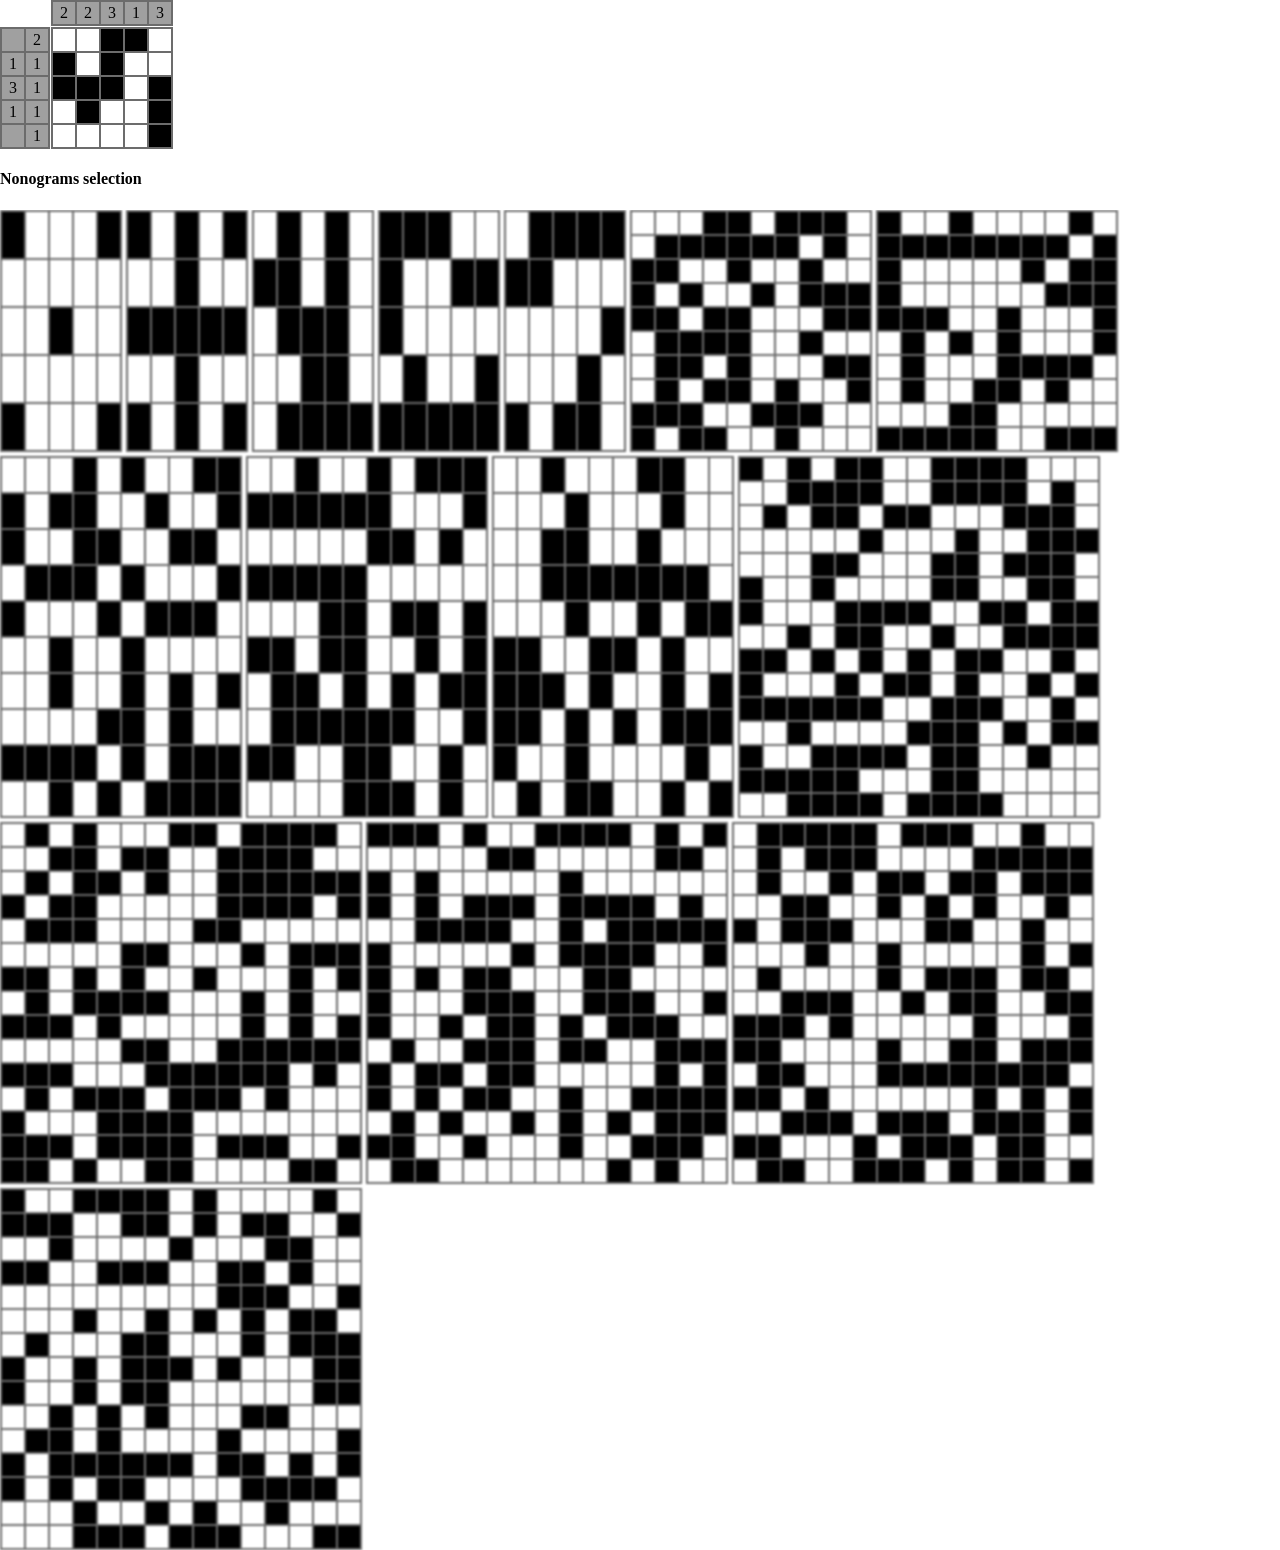
<file: nonograms/index.html>
<!DOCTYPE html>
<html lang="en">

<head>
  <meta charset="UTF-8">
  <meta name="viewport" content="width=device-width, initial-scale=1.0">
  <title>Nonograms</title>
  <link rel="stylesheet" href="styles.css">
  <script type="module" src="main.js"></script>
</head>

<body>
</body>

</html>
</file>
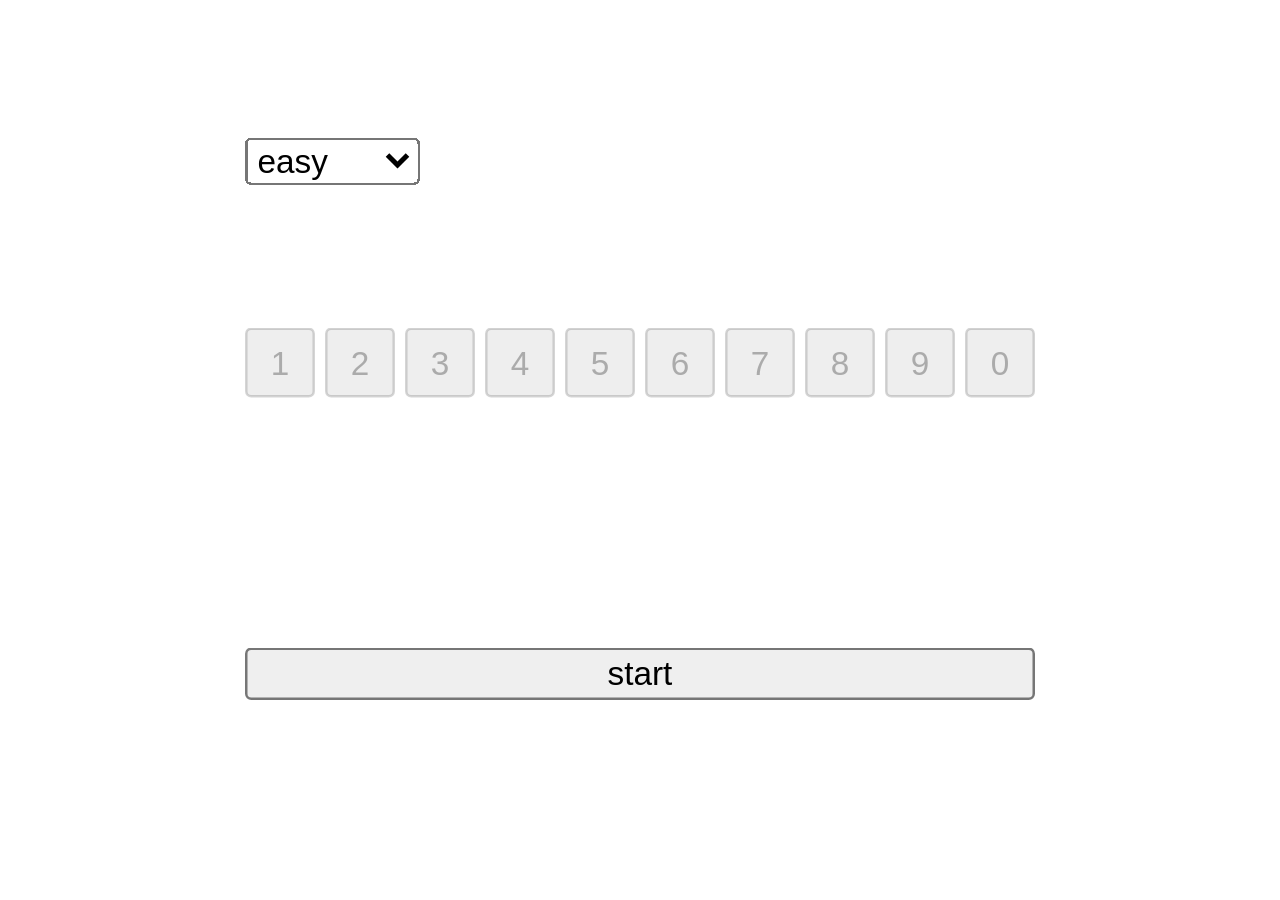
<file: simon-says/index.html>
<!DOCTYPE html>
<html lang="en">

<head>
  <meta charset="UTF-8">
  <meta name="viewport" content="width=device-width, initial-scale=1.0">
  <title>Simon Says</title>
  <link href="./styles.css" rel="stylesheet">
  <link rel="icon" type="image/x-icon" href="./favicon.png">

  <script src="./src/main.js" type="module"></script>
  <script nomodule>
    window.addEventListener('load', () => {
      const p = document.createElement('p')
      p.innerText = 'Module scripts are not allowed, please update your browser vesrion'
      document.body.appendChild(p)
    })
  </script>
</head>

<body>

</body>

</html>
</file>
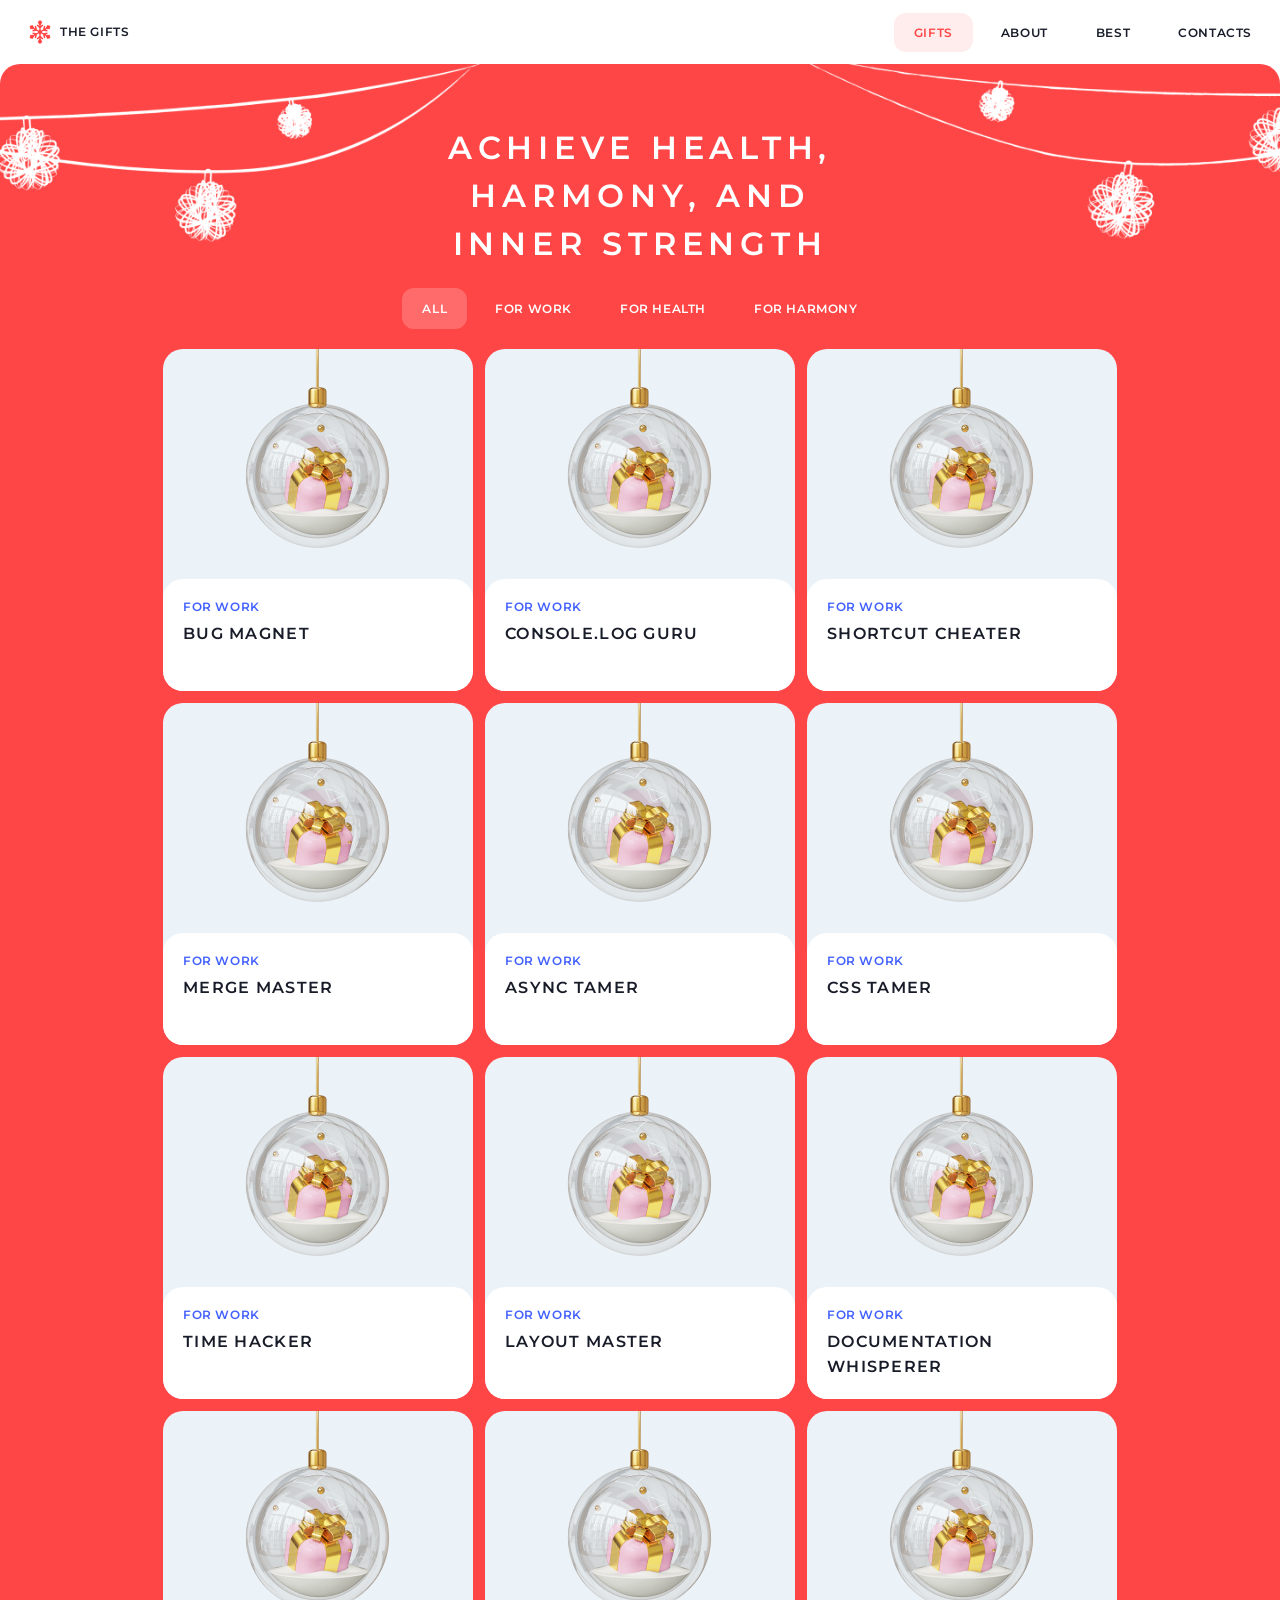
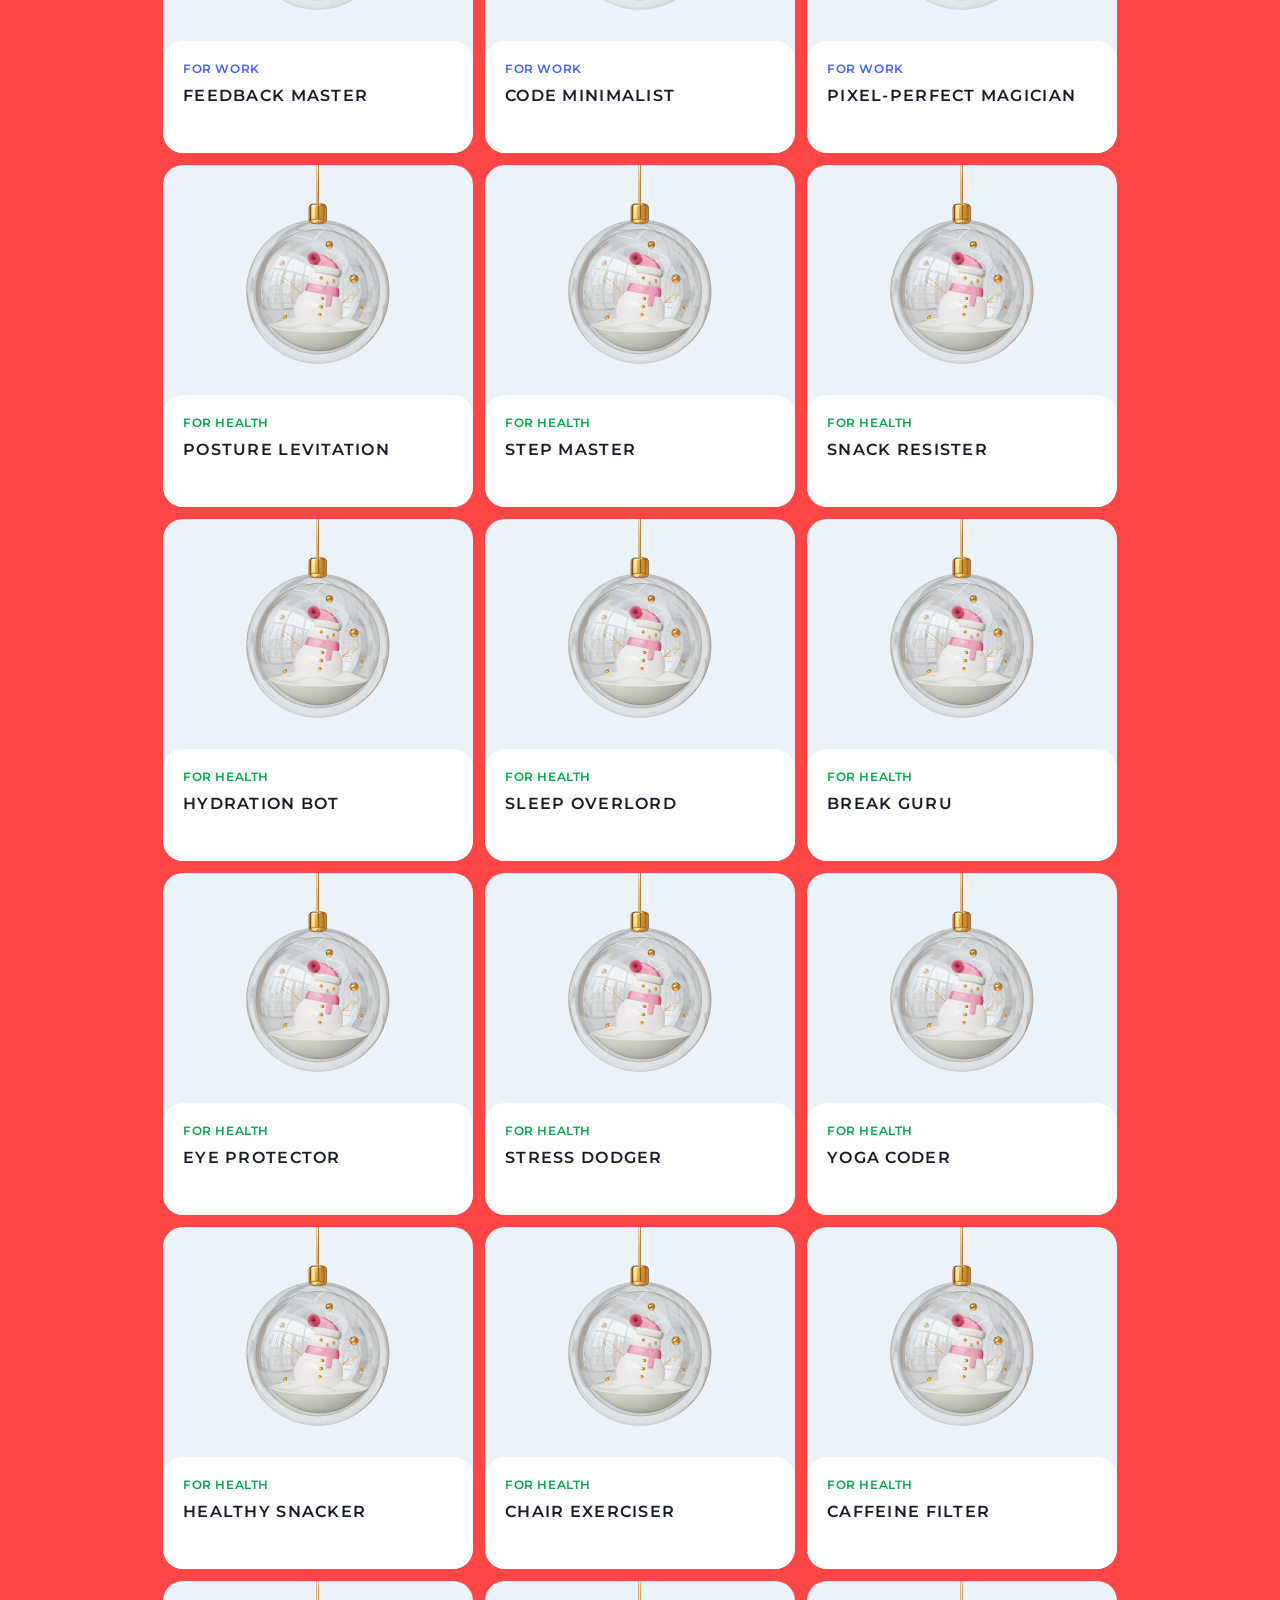
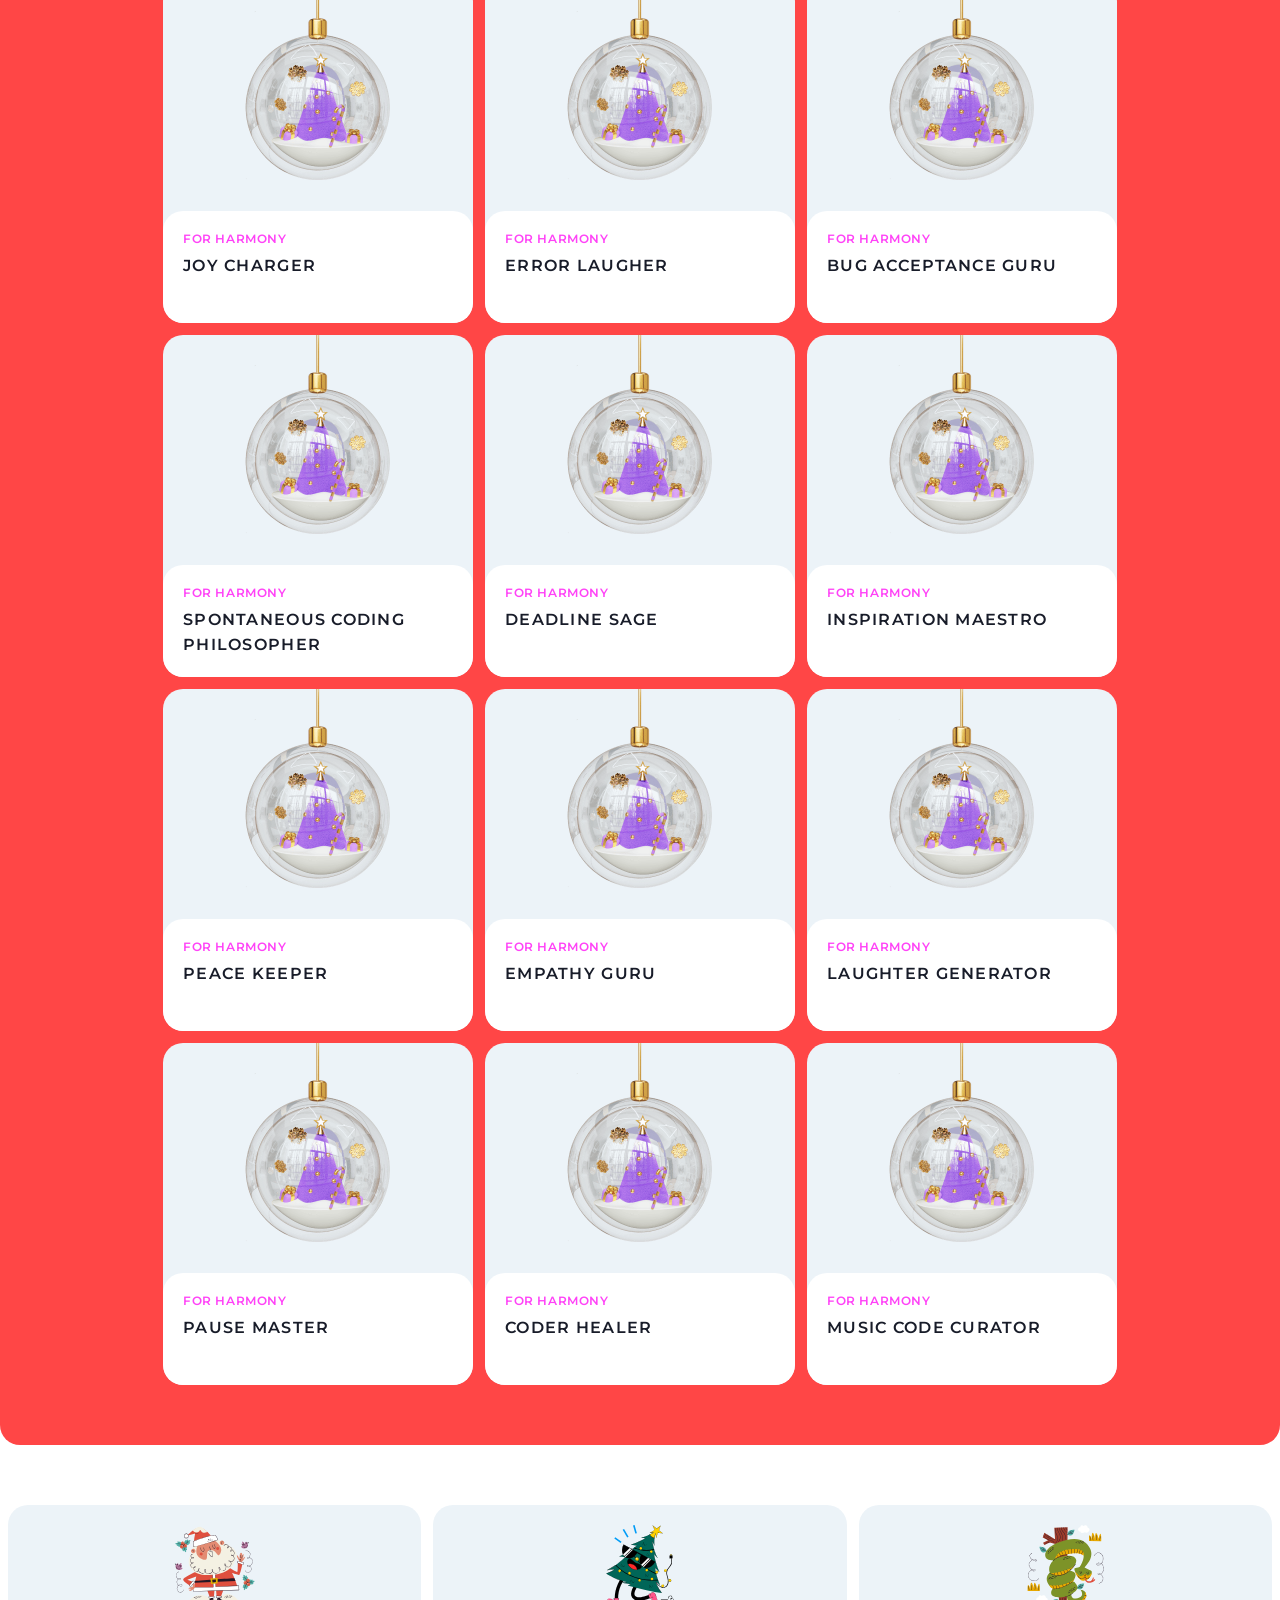
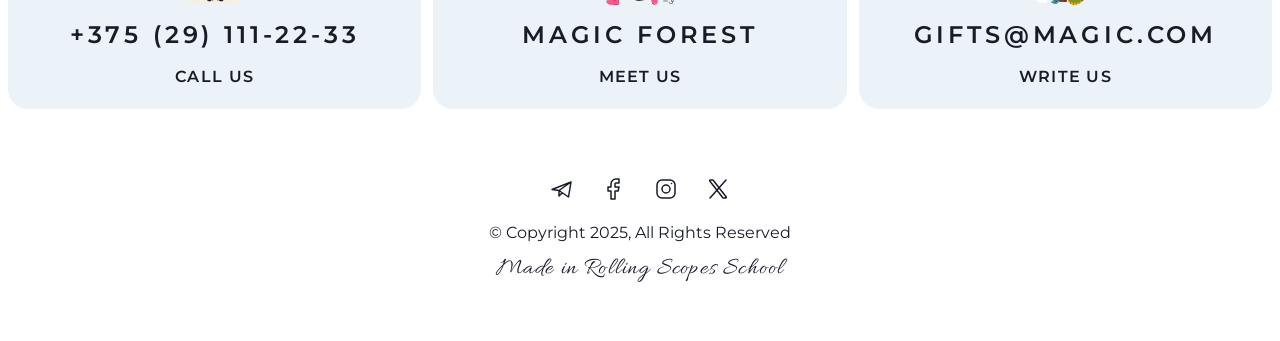
<file: christmas-shop/pages/gifts/index.html>
<!DOCTYPE html>
<html lang="en">

<head>
  <meta charset="UTF-8">
  <meta name="viewport" content="width=device-width, initial-scale=1.0">
  <title>Gifts</title>
  <link rel="icon" href="../../assets/icons/icon-snowflake-red.svg">
  <link rel="stylesheet" href="./styles.css">
</head>

<body>
  <!-- ? HEADER -->
  <header>
    <div class="header__container">
      <a href="../home/index.html" class="header__container__company">
        <img alt="snowflake" class="header__container__company__logo" src="./../../assets/icons/icon-snowflake-red.svg">
        <span class="typography--action-small">The Gifts</span>
      </a>


      <nav class="header__container__nav">
        <ul>
          <li>
            <a class="header__menu__button typography--action-small active">gifts</a>
          </li>
          <li>
            <a class="header__menu__button typography--action-small" href="../home/index.html#about">about</a>
          </li>
          <li>
            <a class="header__menu__button typography--action-small" href="../home/index.html#best">best</a>
          </li>
          <li>
            <a class="header__menu__button typography--action-small" href="#contacts">contacts</a>
          </li>
        </ul>
      </nav>

      <button class="header__container__burger_button" id="burger-button"></button>
    </div>
  </header>
  <nav class="block_burger_menu__nav" id="burger-menu">
    <ul>
      <li>
        <a class="block_burger_menu__button typography--action-large">gifts</a>
      </li>
      <li>
        <a class="block_burger_menu__button typography--action-large" href="../home/index.html#about">about</a>
      </li>
      <li>
        <a class="block_burger_menu__button typography--action-large" href="../home/index.html#best">best</a>
      </li>
      <li>
        <a class="block_burger_menu__button typography--action-large" href="#contacts">contacts</a>
      </li>
    </ul>
  </nav>

  <!-- ? SECTION -->

  <section class="section_gifts">
    <div class="section_gifts__container">
      <div class="section_gifts__container__title">
        <h1>Achieve health, harmony, and inner strength</h1>
      </div>

      <div class="section_gifts__container__tabs">
        <button class="section_gifts__container__tabs__item active" data-category="all">
          <span class="typography--action-small">all</span>
        </button>
        <button class="section_gifts__container__tabs__item" data-category="for work">
          <span class="typography--action-small">for work</span>
        </button>
        <button class="section_gifts__container__tabs__item" data-category="for health">
          <span class="typography--action-small">for health</span>
        </button>
        <button class="section_gifts__container__tabs__item" data-category="for harmony">
          <span class="typography--action-small">for harmony</span>
        </button>
      </div>

      <div id="replace-gifts"></div>
    </div>
  </section>

  <!-- ? FOOTER -->
  <footer id="contacts">
    <div class="footer__container">
      <div class="footer__container__contacts">
        <a class="footer__container__contacts__card" href="tel:+375(29)111-22-33">
          <img alt="santa claus" src="../../assets/icons/illustration-santa_claus-mixed.svg"
            class="footer__container__card__icon">
          <span class="typography--action-large">+375 (29) 111-22-33</span>
          <h3>Call Us</h3>
        </a>
        <a class="footer__container__contacts__card" href="http://maps.google.com/?q=Kazakhstan" target="_blank">
          <img alt="christmas tree" src="../../assets/icons/illustration-christmas_tree-mixed.svg"
            class="footer__container__card__icon">
          <span class="typography--action-large">Magic forest</span>
          <h3>meet us</h3>
        </a>
        <a class="footer__container__contacts__card" href="mailto:gifts@magic.com">
          <img alt="snake" src="../../assets/icons/illustration-snake-mixed.svg" class="footer__container__card__icon">
          <span class="typography--action-large">gifts@magic.com</span>
          <h3>write us</h3>
        </a>
      </div>

      <div class="footer__container__footer">
        <div class="footer__container__footer__social_links">
          <a href="https://t.me/diaskappassov" target="_blank" class="footer__container__footer__social_link">
            <svg width="24" height="24" viewBox="0 0 24 24" fill="none" xmlns="http://www.w3.org/2000/svg">
              <path d="M21 5L2 12.5L9 13.5M21 5L18.5 20L9 13.5M21 5L9 13.5M9 13.5V19L12.2488 15.7229"
                stroke="currentColor" stroke-width="1.5" stroke-linecap="round" stroke-linejoin="round" />
            </svg>
          </a>
          <a href="https://www.facebook.com/rsschoolEN" target="_blank" class="footer__container__footer__social_link">
            <svg width="24" height="24" viewBox="0 0 24 24" fill="none" xmlns="http://www.w3.org/2000/svg">
              <path
                d="M17 2H14C12.6739 2 11.4021 2.52678 10.4645 3.46447C9.52678 4.40215 9 5.67392 9 7V10H6V14H9V22H13V14H16L17 10H13V7C13 6.73478 13.1054 6.48043 13.2929 6.29289C13.4804 6.10536 13.7348 6 14 6H17V2Z"
                stroke="currentColor" stroke-width="1.5" stroke-linecap="round" stroke-linejoin="round" />
            </svg>
          </a>
          <a href="https://www.instagram.com/rsschool_news" target="_blank"
            class="footer__container__footer__social_link">
            <svg width="24" height="24" viewBox="0 0 24 24" fill="none" xmlns="http://www.w3.org/2000/svg">
              <path
                d="M12 16C14.2091 16 16 14.2091 16 12C16 9.79086 14.2091 8 12 8C9.79086 8 8 9.79086 8 12C8 14.2091 9.79086 16 12 16Z"
                stroke="currentColor" stroke-width="1.5" stroke-linecap="round" stroke-linejoin="round" />
              <path
                d="M3 16V8C3 5.23858 5.23858 3 8 3H16C18.7614 3 21 5.23858 21 8V16C21 18.7614 18.7614 21 16 21H8C5.23858 21 3 18.7614 3 16Z"
                stroke="currentColor" stroke-width="1.5" />
              <path d="M17.5 6.51L17.51 6.49889" stroke="currentColor" stroke-width="1.5" stroke-linecap="round"
                stroke-linejoin="round" />
            </svg>
          </a>
          <a href="https://x.com/rollingscopes" target="_blank" class="footer__container__footer__social_link">
            <svg width="24" height="24" viewBox="0 0 24 24" fill="none" xmlns="http://www.w3.org/2000/svg">
              <path
                d="M16.8198 20.7684L3.75317 3.96836C3.44664 3.57425 3.72749 3 4.22678 3H6.70655C6.8917 3 7.06649 3.08548 7.18016 3.23164L20.2468 20.0316C20.5534 20.4258 20.2725 21 19.7732 21H17.2935C17.1083 21 16.9335 20.9145 16.8198 20.7684Z"
                stroke="currentColor" stroke-width="1.5" />
              <path d="M20 3L4 21" stroke="currentColor" stroke-width="1.5" stroke-linecap="round" />
            </svg>
          </a>
        </div>
        <p>© Copyright 2025, All Rights Reserved</p>
        <a href="https://rs.school" target="_blank" class="footer__container__footer__made_by typography--caption">Made
          in Rolling
          Scopes School</a>
      </div>
    </div>
  </footer>

  <!-- ? SCRIPTS  -->
  <script src="./script.js" type="module"></script>
</body>

</html>
</file>
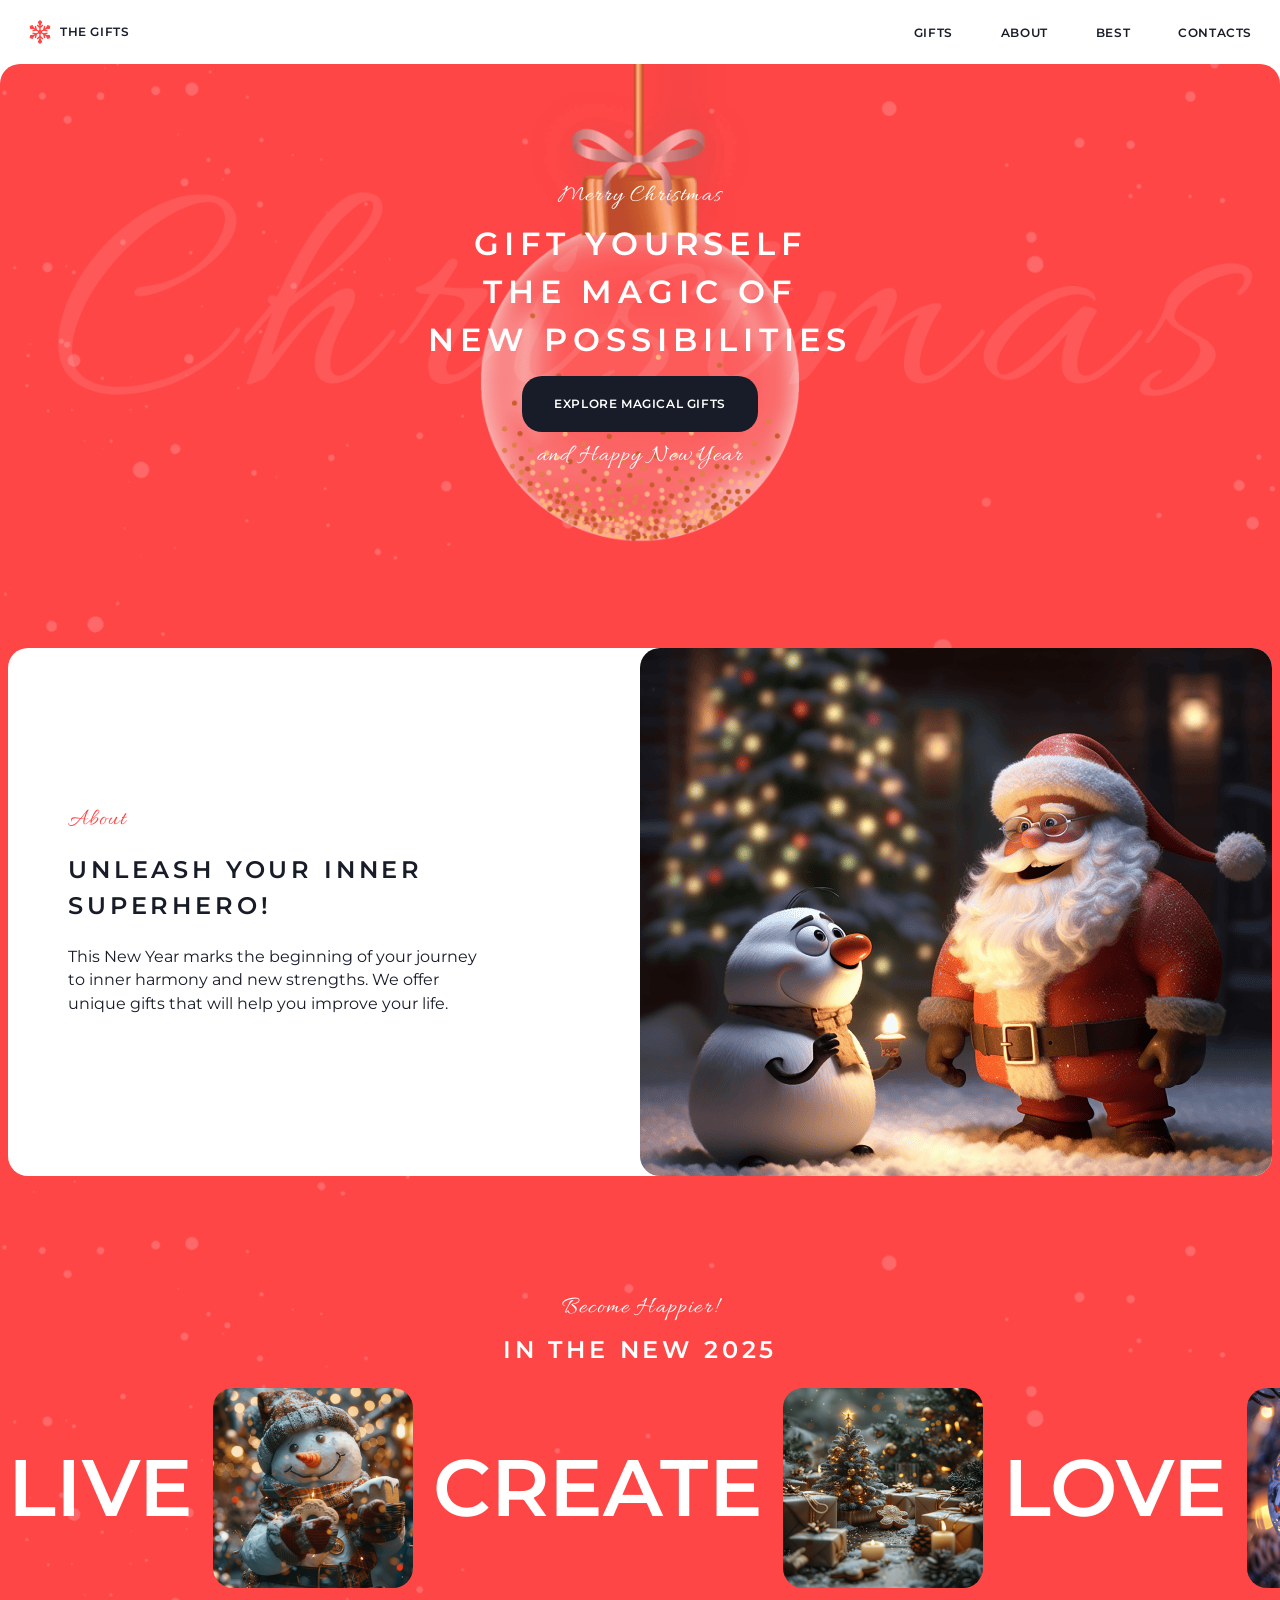
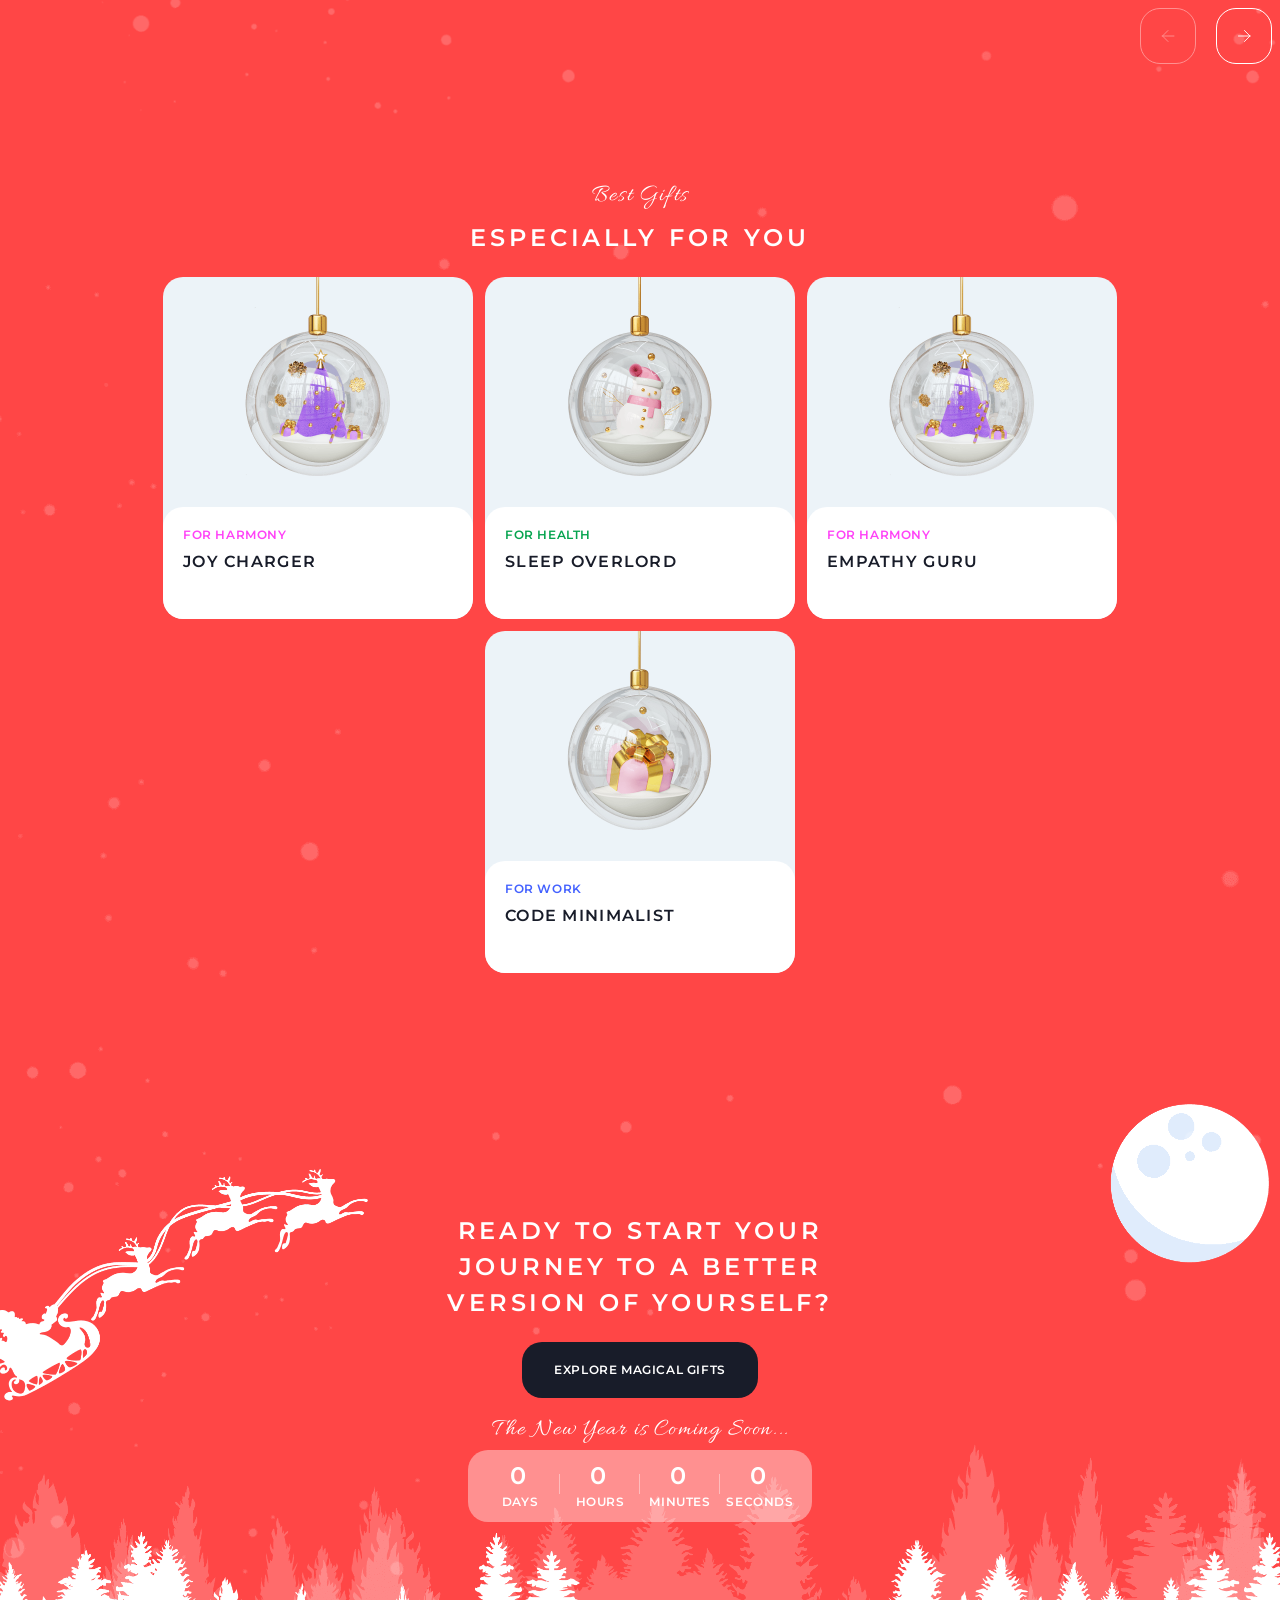
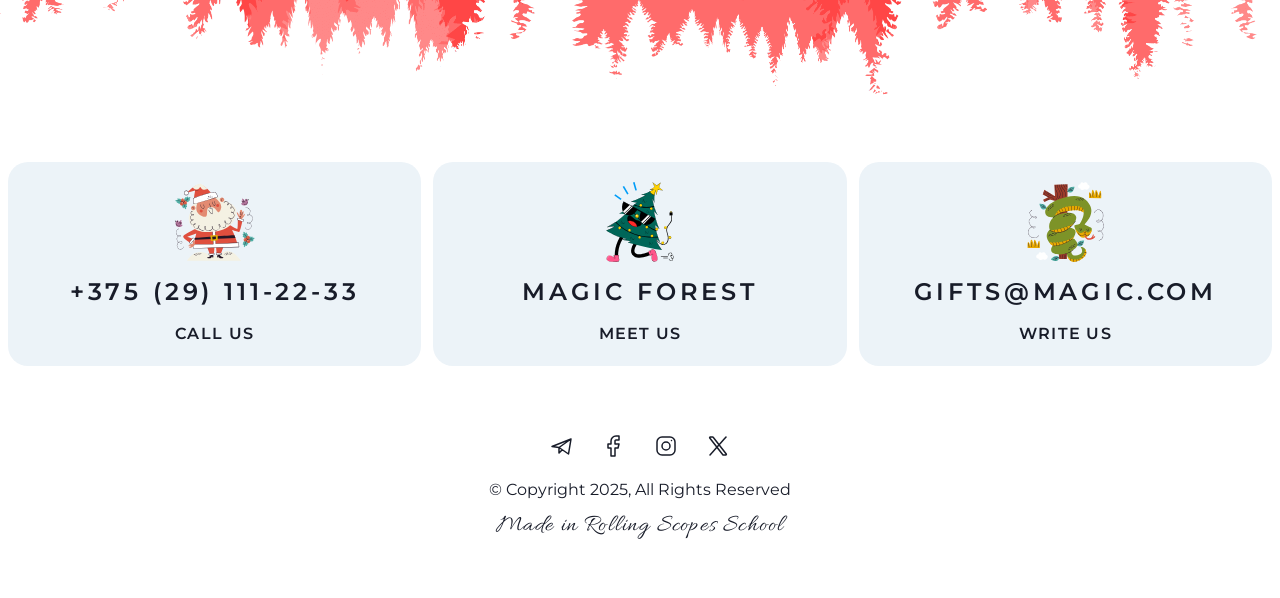
<file: christmas-shop/pages/home/index.html>
<!DOCTYPE html>
<html lang="en">

<head>
  <meta charset="UTF-8">
  <meta name="viewport" content="width=device-width, initial-scale=1.0">
  <title>Home</title>
  <link rel="icon" href="../../assets/icons/icon-snowflake-red.svg">
  <link rel="stylesheet" href="./styles.css">
</head>

<body>
  <!-- ? HEADER -->
  <header>
    <div class="header__container">
      <a href="./index.html" class="header__container__company">
        <img alt="snowflake" class="header__container__company__logo" src="../../assets/icons/icon-snowflake-red.svg">
        <span class="typography--action-small">The Gifts</span>
      </a>


      <nav class="header__container__nav">
        <ul>
          <li>
            <a class="header__menu__button typography--action-small" href="../gifts/index.html">gifts</a>
          </li>
          <li>
            <a class="header__menu__button typography--action-small" href="#about">about</a>
          </li>
          <li>
            <a class="header__menu__button typography--action-small" href="#best">best</a>
          </li>
          <li>
            <a class="header__menu__button typography--action-small" href="#contacts">contacts</a>
          </li>
        </ul>
      </nav>

      <button class="header__container__burger_button" id="burger-button"></button>
    </div>
  </header>
  <nav class="block_burger_menu__nav" id="burger-menu">
    <ul>
      <li>
        <a class="block_burger_menu__button typography--action-large" href="../gifts/index.html">gifts</a>
      </li>
      <li>
        <a class="block_burger_menu__button typography--action-large" href="#about">about</a>
      </li>
      <li>
        <a class="block_burger_menu__button typography--action-large" href="#best">best</a>
      </li>
      <li>
        <a class="block_burger_menu__button typography--action-large" href="#contacts">contacts</a>
      </li>
    </ul>
  </nav>

  <!-- ? SECTION HERO -->
  <section class="section_hero">
    <div class="section_hero__container">
      <span class="typography--caption">Merry Christmas</span>
      <h1>Gift yourself the magic of new possibilities</h1>
      <a href="../gifts/index.html" class="button--primary typography--action-small">Explore Magical Gifts</a>
      <span class="typography--caption">and Happy New Year</span>
    </div>
  </section>


  <!-- ? SECTION ABOUT -->
  <section class="section_about" id="about">
    <div class="section_about__container">
      <div>
        <div class="section_about__info">
          <span class="typography--caption">About</span>
          <h2>Unleash your inner superhero!</h2>
          <p>This New Year marks the beginning of your journey to inner harmony and new strengths. We offer unique gifts
            that will help you improve your life.</p>
        </div>
      </div>
      <div></div>
    </div>
  </section>

  <!-- ? SECTION SLIDER -->
  <section class="section_slider">
    <div class="section_slider__container">

      <div class="section_slider__container__header">
        <span class="typography--caption">Become Happier!</span>
        <h2>in the new 2025</h2>
      </div>

      <div class="section_slider__container__main" id="slider">
        <span class="typography--slider-text">live</span>
        <img alt="snowman" src="../../assets/images/snowman.png">
        <span class="typography--slider-text">create</span>
        <img alt="christmas trees" src="../../assets/images/christmas-trees.png">
        <span class="typography--slider-text">love</span>
        <img alt="christmas tree ball" src="../../assets/images/christmas-tree-ball.png">
        <span class="typography--slider-text">dream</span>
        <img alt="christmas tree ball" src="../../assets/images/fairytale-house.png">
      </div>

      <div class="section_slider__container__footer">
        <div class="section_slider__container__footer__controllers">
          <button class="button--slider-arrow" id="slider-button-left" disabled>
            <svg width="24" height="24" viewBox="0 0 24 24" fill="none" xmlns="http://www.w3.org/2000/svg"
              style="stroke: currentColor;">
              <path d="M18.5 12H6M6 12L12 6M6 12L12 18" stroke="currentColor" stroke-linecap="round"
                stroke-linejoin="round" />
            </svg>
          </button>
          <button class="button--slider-arrow" id="slider-button-right">
            <svg width="24" height="24" viewBox="0 0 24 24" fill="none" xmlns="http://www.w3.org/2000/svg">
              <path d="M6 12H18.5M18.5 12L12.5 6M18.5 12L12.5 18" stroke="currentColor" stroke-linecap="round"
                stroke-linejoin="round" />
            </svg>
          </button>
        </div>
      </div>
    </div>
  </section>

  <!-- ? SECTION BEST GIFTS -->
  <section class="section_best_gifts" id="best">
    <div class="section_best_gifts__container">
      <div class="section_best_gifts__container__header">
        <span class="typography--caption">Best Gifts</span>
        <h2>especially for you</h2>
      </div>

      <div id="replace-gifts"></div>
    </div>
  </section>

  <!-- ? SECTION CTA -->
  <section class="section_cta">
    <div class="section_cta__container">
      <h2>Ready to start your journey to a better version of yourself?</h2>
      <a href="../gifts/index.html" class="button--primary typography--action-small">Explore Magical Gifts</a>

      <div class="section_cta__container__block_remains">
        <span class="typography--caption">The New Year is Coming Soon...</span>
        <div class="box__timer">
          <div class="box__timer__time_block">
            <h2 id="new_year_timer_days">47</h2>
            <h4>days</h4>
          </div>
          <div class="box__timer__time_block">
            <h2 id="new_year_timer_hours">5</h2>
            <h4>hours</h4>
          </div>
          <div class="box__timer__time_block">
            <h2 id="new_year_timer_minutes">34</h2>
            <h4>minutes</h4>
          </div>
          <div class="box__timer__time_block">
            <h2 id="new_year_timer_seconds">12</h2>
            <h4>seconds</h4>
          </div>
        </div>
      </div>
    </div>
  </section>

  <!-- ? FOOTER -->
  <footer id="contacts">
    <div class="footer__container">
      <div class="footer__container__contacts">
        <a class="footer__container__contacts__card" href="tel:+375(29)111-22-33">
          <img alt="santa claus" src="../../assets/icons/illustration-santa_claus-mixed.svg"
            class="footer__container__card__icon">
          <span class="typography--action-large">+375 (29) 111-22-33</span>
          <h3>Call Us</h3>
        </a>
        <a class="footer__container__contacts__card" href="http://maps.google.com/?q=Kazakhstan" target="_blank">
          <img alt="christmas tree" src="../../assets/icons/illustration-christmas_tree-mixed.svg"
            class="footer__container__card__icon">
          <span class="typography--action-large">Magic forest</span>
          <h3>meet us</h3>
        </a>
        <a class="footer__container__contacts__card" href="mailto:gifts@magic.com">
          <img alt="snake" src="../../assets/icons/illustration-snake-mixed.svg" class="footer__container__card__icon">
          <span class="typography--action-large">gifts@magic.com</span>
          <h3>write us</h3>
        </a>
      </div>

      <div class="footer__container__footer">
        <div class="footer__container__footer__social_links">
          <a href="https://t.me/diaskappassov" target="_blank" class="footer__container__footer__social_link">
            <svg width="24" height="24" viewBox="0 0 24 24" fill="none" xmlns="http://www.w3.org/2000/svg">
              <path d="M21 5L2 12.5L9 13.5M21 5L18.5 20L9 13.5M21 5L9 13.5M9 13.5V19L12.2488 15.7229"
                stroke="currentColor" stroke-width="1.5" stroke-linecap="round" stroke-linejoin="round" />
            </svg>
          </a>
          <a href="https://www.facebook.com/rsschoolEN" target="_blank" class="footer__container__footer__social_link">
            <svg width="24" height="24" viewBox="0 0 24 24" fill="none" xmlns="http://www.w3.org/2000/svg">
              <path
                d="M17 2H14C12.6739 2 11.4021 2.52678 10.4645 3.46447C9.52678 4.40215 9 5.67392 9 7V10H6V14H9V22H13V14H16L17 10H13V7C13 6.73478 13.1054 6.48043 13.2929 6.29289C13.4804 6.10536 13.7348 6 14 6H17V2Z"
                stroke="currentColor" stroke-width="1.5" stroke-linecap="round" stroke-linejoin="round" />
            </svg>
          </a>
          <a href="https://www.instagram.com/rsschool_news" target="_blank"
            class="footer__container__footer__social_link">
            <svg width="24" height="24" viewBox="0 0 24 24" fill="none" xmlns="http://www.w3.org/2000/svg">
              <path
                d="M12 16C14.2091 16 16 14.2091 16 12C16 9.79086 14.2091 8 12 8C9.79086 8 8 9.79086 8 12C8 14.2091 9.79086 16 12 16Z"
                stroke="currentColor" stroke-width="1.5" stroke-linecap="round" stroke-linejoin="round" />
              <path
                d="M3 16V8C3 5.23858 5.23858 3 8 3H16C18.7614 3 21 5.23858 21 8V16C21 18.7614 18.7614 21 16 21H8C5.23858 21 3 18.7614 3 16Z"
                stroke="currentColor" stroke-width="1.5" />
              <path d="M17.5 6.51L17.51 6.49889" stroke="currentColor" stroke-width="1.5" stroke-linecap="round"
                stroke-linejoin="round" />
            </svg>
          </a>
          <a href="https://x.com/rollingscopes" target="_blank" class="footer__container__footer__social_link">
            <svg width="24" height="24" viewBox="0 0 24 24" fill="none" xmlns="http://www.w3.org/2000/svg">
              <path
                d="M16.8198 20.7684L3.75317 3.96836C3.44664 3.57425 3.72749 3 4.22678 3H6.70655C6.8917 3 7.06649 3.08548 7.18016 3.23164L20.2468 20.0316C20.5534 20.4258 20.2725 21 19.7732 21H17.2935C17.1083 21 16.9335 20.9145 16.8198 20.7684Z"
                stroke="currentColor" stroke-width="1.5" />
              <path d="M20 3L4 21" stroke="currentColor" stroke-width="1.5" stroke-linecap="round" />
            </svg>
          </a>
        </div>
        <p>© Copyright 2025, All Rights Reserved</p>
        <a href="https://rs.school" target="_blank" class="footer__container__footer__made_by typography--caption">Made
          in Rolling
          Scopes School</a>
      </div>
    </div>
  </footer>

  <!-- ? SCRIPTS  -->
  <script src="./script.js" type="module"></script>
</body>

</html>
</file>
<file: nonograms/styles.css>
:root {
  --border-color: #6c6c6c;
  --border-width: 1px;
  --cell-size: 24px;
  --clue-cell-color: #a0a0a0;
  --paint-cell-color: #fff;
  --paint-cell-color-filled: #000;
  --paint-cell-color-error: red;
}

*,
::before,
::after {
  box-sizing: border-box;
}

body {
  margin: 0;
  padding: 0;
}

.board {
  width: fit-content;
  display: grid;
  gap: var(--border-width);
  grid-template-columns: repeat(2, auto);
}

.table_clues,
.table_paint {
  border-spacing: 0;
  border: var(--border-width) solid var(--border-color);
}


:is(.table_clues, .table_paint) td {
  border: var(--border-width) solid var(--border-color);
  overflow: hidden;

  width: var(--cell-size);
  height: var(--cell-size);

  text-align: center;
  transition: 0.2s;
}

.table_clues {
  background-color: var(--clue-cell-color);
}

.table_paint td {
  outline: 0 solid var(--border-color);
}

.table_paint:not(.view_only) td:hover {
  outline: var(--border-width) solid var(--border-color);
  outline-offset: calc((var(--border-width) + var(--border-width) * 4) * -1);
  border-radius: calc(var(--border-width) * 4);
}

.table_paint td.crossed {
  position: relative;

  &::before,
  &::after {
    content: '';
    position: absolute;
    top: 50%;
    left: 50%;

    width: calc(var(--cell-size) + var(--cell-size) / 3);
    height: 0;
    border: var(--border-width) dashed var(--border-color);
    border-radius: var(--border-width);
    background-color: var(--paint-cell-color-filled);
    transform-origin: center;
  }

  &::before {
    transform: translate(-50%, -50%) rotate(45deg);
  }

  &::after {
    transform: translate(-50%, -50%) rotate(-45deg);
  }

}

.table_paint td.filled {
  background-color: var(--paint-cell-color-filled);
}

.table_paint td.error {
  background-color: var(--paint-cell-color-error);
}

.section_levels {}

.section_levels__options {
  display: flex;
  flex-direction: row;
  gap: 4px;
  overflow: auto;
  flex-wrap: wrap;
}

.section_levels__options .table_paint {
  filter: blur(var(--border-width));
  transition: 0.2s;

  &:hover {
    filter: blur(0);
  }

  &:hover::before {
    text-align: center;
    content: 'select';
    position: absolute;
    top: 50%;
    left: 50%;
    transform: translate(-50%, -50%);
    background-color: rgba(255, 255, 255, 0.8);

    animation: absolute_centered_pulsate 0.2s infinite;
  }
}

@keyframes absolute_centered_pulsate {
  0% {
    transform: translate(-50%, -50%) scale(1);
  }

  50% {
    transform: translate(-50%, -50%) scale(1.2);
  }

  100% {
    transform: translate(-50%, -50%) scale(1);
  }
}
</file>
<file: simon-says/styles.css>
* {
  box-sizing: border-box;
}

body {
  display: flex;
  flex-direction: column;
  justify-content: center;
  align-items: center;

  height: 100dvh;
  width: 100dvw;
  margin: 0;
}

.game {
  padding: 8px;
  display: flex;
  flex-direction: column;
  gap: 4px;
}

.game__top {
  display: flex;
  gap: 4px;
  justify-content: space-between;
}

.feedback {
  font-size: 0.8em;
}

.game__block-secuence {
  height: 24px;
}

.keyboard {
  display: flex;
  flex-direction: column;
  gap: 4px;
  align-items: center;
}

.keyboard * {
  display: flex;
  flex-direction: row;
  gap: inherit;
}

.keyboard button {
  width: 28px;
  height: 28px;

  display: flex;
  justify-content: center;
  align-items: center;
}

.keybaord__key--pressing {
  background-color: rgb(158, 158, 255);
}
</file>
<file: christmas-shop/pages/gifts/styles.css>
@import url(../../styles/global.css);
@import url(../../styles/header.css);
@import url(../../styles/footer.css);
@import url(../../styles/gift-cards.css);
@import url(../../styles/back-to-top.css);


.section_gifts {
  background-color: var(--color--primary);
  background-image: url(../../assets/images/bg-garland.png);
  background-position: top;
  background-size: 100%;
  background-repeat: no-repeat;

  border-radius: var(--border-radius-default);
}

.section_gifts__container {
  display: flex;
  flex-direction: column;
  align-items: center;
  gap: 20px;
}

.section_gifts__container__title {
  max-width: var(--box-small-width);
  text-align: center;
  color: var(--color--static-white);
}

.section_gifts__container__tabs {
  display: flex;
  gap: 8px;
}

@media all and (max-width: 380px) {
  .section_gifts__container__tabs {
    gap: 0;
  }
}

.section_gifts__container__tabs__item {
  color: var(--color--static-white);
  padding: 12px 20px;
  border-radius: 12px;
  background: none;

  transition: 0.2s;
}

.section_gifts__container__tabs__item.active {
  background-color: var(--color--static-white-20);
}

@media (hover: hover) {
  .section_gifts__container__tabs__item:hover {
    background-color: var(--color--static-white-20);
  }
}

.section_gifts__container__tabs__item.active {
  cursor: default;
}

@media all and (max-width: 380px) {
  .section_gifts__container__tabs__item {
    padding: 12px 8px;
  }
}
</file>
<file: christmas-shop/pages/home/styles.css>
@import url(../../styles/global.css);
@import url(../../styles/header.css);
@import url(../../styles/footer.css);
@import url(../../styles/gift-cards.css);

section {
  background-color: var(--color--primary);
  background-image: url(../../assets/images/bg-snow.png);
  background-position: center;
  background-size: cover;
}

section:first-of-type {
  background-image: url(../../assets/images/bg-snow.png), url(../../assets/images/bg-ball.png);

  border-top-left-radius: var(--border-radius-default);
  border-top-right-radius: var(--border-radius-default);
}

section:last-of-type {
  background-image: url(../../assets/images/bg-snow.png), url(../../assets/images/bg-forest.png);

  border-bottom-left-radius: var(--border-radius-default);
  border-bottom-right-radius: var(--border-radius-default);
}

/* ? SECTION HERO */
.section_hero {
  display: flex;
  flex-direction: column;
  justify-content: center;
  align-items: center;
}

.section_hero__container {
  display: flex;
  flex-direction: column;
  align-items: center;
  gap: 12px;

  padding: 60px 0;
  color: var(--color--static-white);
  text-align: center;
  max-width: calc(var(--box-small-width) + 3px);
}

/* ? SECTION ABOUT */
.section_about__container {
  background-color: var(--color--static-white);

  border-radius: var(--border-radius-default);

  display: flex;
}

@media all and (max-width: 600px) {
  .section_about__container {
    flex-direction: column;
  }
}

.section_about__container .typography--caption {
  color: var(--color--primary);
}

.section_about__container>* {
  width: 50%;
}

.section_about__container>*:first-child {
  padding: 100px 60px;
}


@media all and (max-width: 786px) {
  .section_about__container>*:first-child {
    padding-top: 46px;
    padding-bottom: 46px;
  }
}

@media all and (max-width: 600px) {
  .section_about__container>* {
    width: auto;
  }
}

@media all and (max-width: 380px) {
  .section_about__container>* {
    width: auto;
  }

  .section_about__container>*:first-child {
    padding: 0 20px;
  }
}


.section_about__container>*:last-child {
  border-radius: var(--border-radius-default);

  background-image: url(../../assets/images/santa.png);
  background-position: center;
  background-size: cover;

  min-height: 528px;
}

.section_about__info {
  padding: 60px 0;
  max-width: var(--box-small-width);

  display: flex;
  flex-direction: column;
  gap: 20px;
}

/* ? SECIONT SLIDER */

.section_slider {
  color: var(--color--static-white);
}

.section_slider__container {
  display: flex;
  flex-direction: column;
  gap: 20px;
}

.section_slider__container__header {
  margin: 0 auto;
  text-align: center;

  display: flex;
  flex-direction: column;
  gap: 12px;
}

.section_slider__container__main {
  display: flex;
  align-items: center;
  gap: 20px;
  transition: 0.5s;
}

.section_slider__container__main>img {
  width: 200px;
  height: 200px;
  border-radius: var(--border-radius-default);
}

.section_slider__container__footer {
  display: flex;
  justify-content: end;
}

.section_slider__container__footer__controllers {
  display: flex;
  gap: 20px;
}


/* ? SECIONT BEST GIFTS */

.section_best_gifts {
  color: var(--color--static-white);
}

.section_best_gifts__container {
  display: flex;
  flex-direction: column;
  gap: 20px;
}

.section_best_gifts__container__header {
  margin: 0 auto;
  text-align: center;

  display: flex;
  flex-direction: column;
  gap: 12px;
}


/* ? SECTION CTA */
.section_cta {
  color: var(--color--static-white);
}

.section_cta__container {
  max-width: var(--box-small-width);
  text-align: center;

  display: flex;
  flex-direction: column;
  align-items: center;
  gap: 20px;
  padding: 120px 0;
}

.section_cta__container__block_remains {
  display: flex;
  flex-direction: column;
  gap: 8px;
}

/* ? TIMER */

.box__timer {
  background-color: var(--color--static-white-40);
  border-radius: var(--border-radius-default);
  padding: 8px 12px 12px;

  display: flex;
}

.box__timer__time_block {
  width: 80px;
  text-align: center;
  position: relative;
}

.box__timer__time_block::after {
  content: '';
  display: block;
  position: absolute;
  top: 50%;
  right: 0;
  width: 1px;
  transform: translateY(-50%);
  height: 20px;
  background-color: var(--color--static-white-40);
}

.box__timer__time_block:last-of-type:after {
  display: none;
}
</file>
